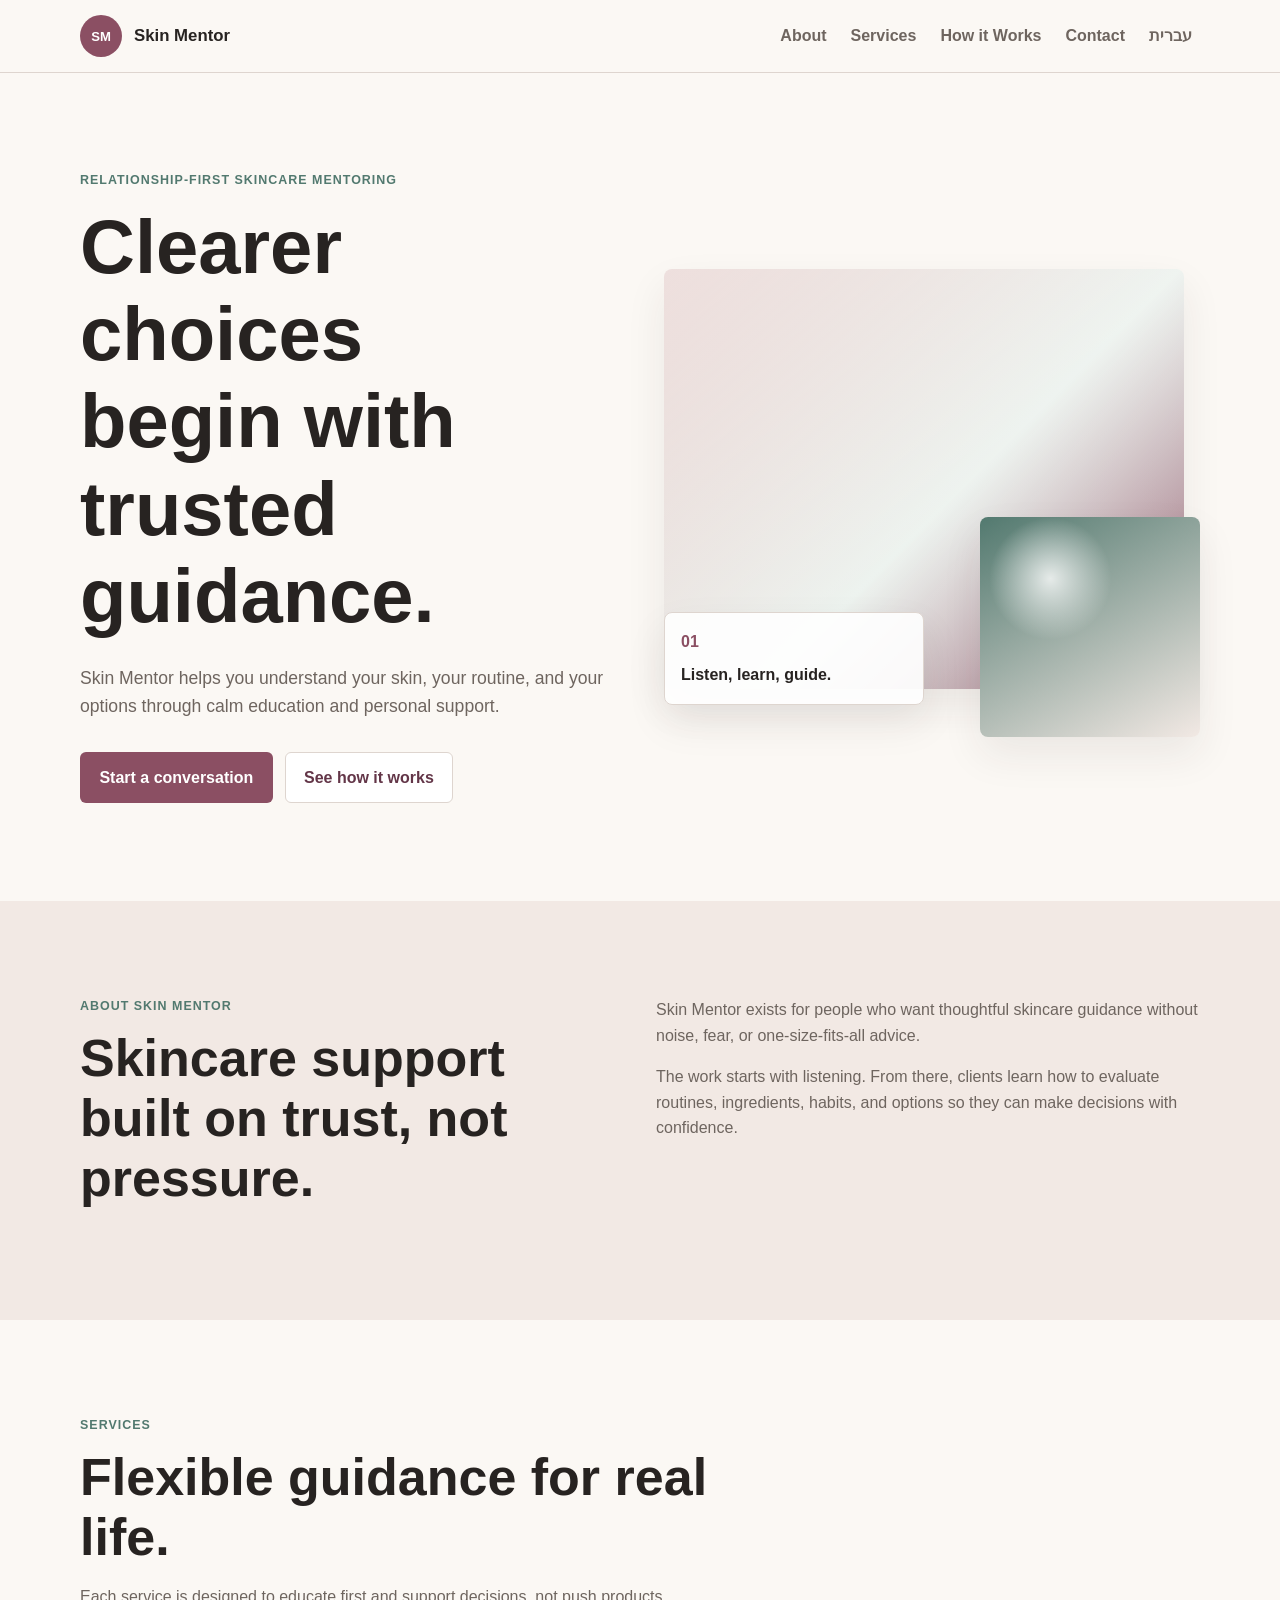
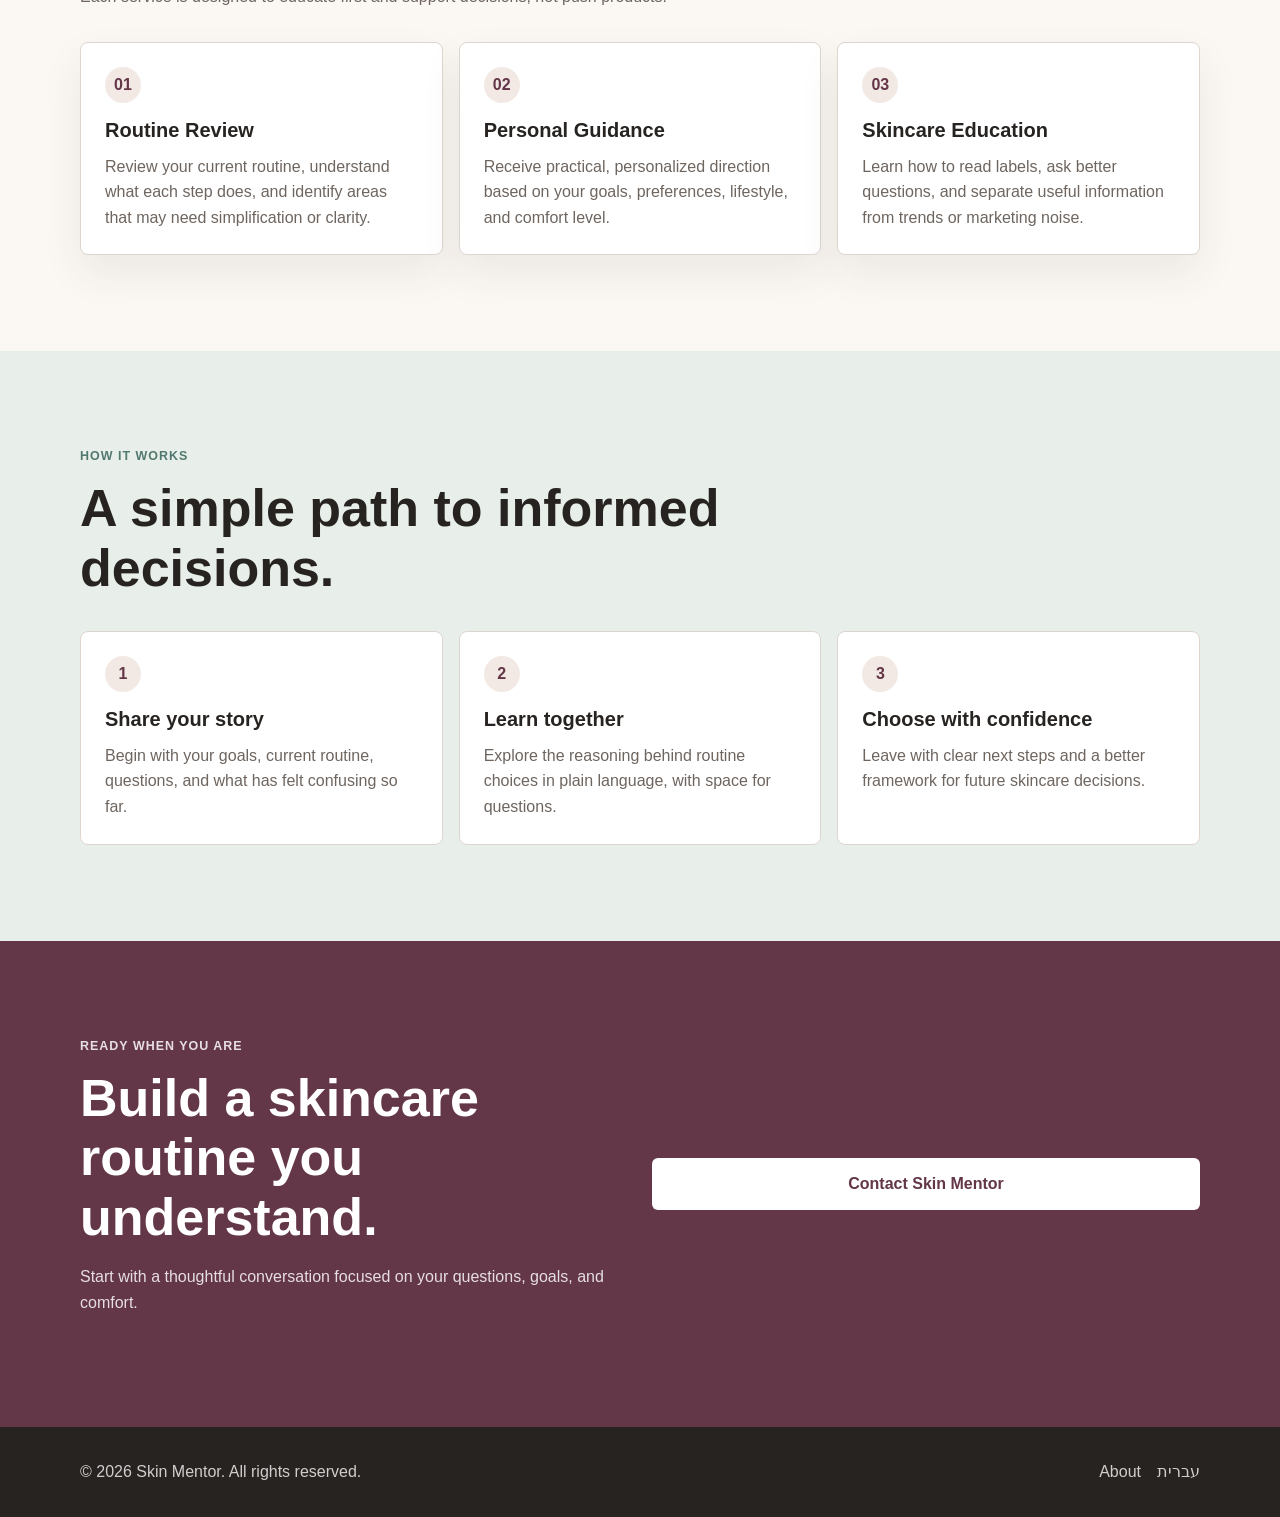
<file: index.html>
<!DOCTYPE html>
<html lang="en">
<head>
  <meta charset="UTF-8">
  <meta name="viewport" content="width=device-width, initial-scale=1.0">
  <meta name="description" content="Skin Mentor offers relationship-first skincare education and personalized guidance for informed decisions.">
  <title>Skin Mentor | Personalized Skincare Guidance</title>
  <link rel="stylesheet" href="css/style.css">
</head>
<body>
  <a class="skip-link" href="#main-content">Skip to main content</a>

  <header class="site-header" data-header>
    <div class="container header-inner">
      <a class="logo" href="index.html" aria-label="Skin Mentor home">
        <span class="logo-mark" aria-hidden="true">SM</span>
        <span class="logo-text">Skin Mentor</span>
      </a>

      <button class="nav-toggle" type="button" aria-expanded="false" aria-controls="site-navigation" data-nav-toggle>
        <span class="nav-toggle-line"></span>
        <span class="nav-toggle-line"></span>
        <span class="nav-toggle-line"></span>
        <span class="screen-reader-text">Toggle navigation</span>
      </button>

      <nav class="site-nav" id="site-navigation" aria-label="Primary navigation" data-site-nav>
        <a href="#about">About</a>
        <a href="#services">Services</a>
        <a href="#process">How it Works</a>
        <a href="#contact">Contact</a>
        <a href="he.html" lang="he" dir="rtl">עברית</a>
      </nav>
    </div>
  </header>

  <main id="main-content">
    <section class="hero section">
      <div class="container hero-grid">
        <div class="hero-content">
          <p class="eyebrow">Relationship-first skincare mentoring</p>
          <h1>Clearer choices begin with trusted guidance.</h1>
          <p class="hero-copy">
            Skin Mentor helps you understand your skin, your routine, and your options through calm education and personal support.
          </p>
          <div class="button-group">
            <a class="button button-primary" href="#contact">Start a conversation</a>
            <a class="button button-secondary" href="#process">See how it works</a>
          </div>
        </div>

        <div class="hero-visual" aria-label="Abstract skincare mentoring illustration">
          <div class="visual-panel visual-panel-large"></div>
          <div class="visual-panel visual-panel-small"></div>
          <div class="visual-note">
            <span>01</span>
            <p>Listen, learn, guide.</p>
          </div>
        </div>
      </div>
    </section>

    <section class="section section-soft" id="about">
      <div class="container two-column">
        <div>
          <p class="eyebrow">About Skin Mentor</p>
          <h2>Skincare support built on trust, not pressure.</h2>
        </div>
        <div class="stack">
          <p>
            Skin Mentor exists for people who want thoughtful skincare guidance without noise, fear, or one-size-fits-all advice.
          </p>
          <p>
            The work starts with listening. From there, clients learn how to evaluate routines, ingredients, habits, and options so they can make decisions with confidence.
          </p>
        </div>
      </div>
    </section>

    <section class="section" id="services">
      <div class="container">
        <div class="section-heading">
          <p class="eyebrow">Services</p>
          <h2>Flexible guidance for real life.</h2>
          <p>Each service is designed to educate first and support decisions, not push products.</p>
        </div>

        <div class="card-grid">
          <article class="card">
            <span class="card-number">01</span>
            <h3>Routine Review</h3>
            <p>Review your current routine, understand what each step does, and identify areas that may need simplification or clarity.</p>
          </article>

          <article class="card">
            <span class="card-number">02</span>
            <h3>Personal Guidance</h3>
            <p>Receive practical, personalized direction based on your goals, preferences, lifestyle, and comfort level.</p>
          </article>

          <article class="card">
            <span class="card-number">03</span>
            <h3>Skincare Education</h3>
            <p>Learn how to read labels, ask better questions, and separate useful information from trends or marketing noise.</p>
          </article>
        </div>
      </div>
    </section>

    <section class="section section-muted" id="process">
      <div class="container">
        <div class="section-heading">
          <p class="eyebrow">How it Works</p>
          <h2>A simple path to informed decisions.</h2>
        </div>

        <div class="steps">
          <article class="step">
            <span>1</span>
            <h3>Share your story</h3>
            <p>Begin with your goals, current routine, questions, and what has felt confusing so far.</p>
          </article>

          <article class="step">
            <span>2</span>
            <h3>Learn together</h3>
            <p>Explore the reasoning behind routine choices in plain language, with space for questions.</p>
          </article>

          <article class="step">
            <span>3</span>
            <h3>Choose with confidence</h3>
            <p>Leave with clear next steps and a better framework for future skincare decisions.</p>
          </article>
        </div>
      </div>
    </section>

    <section class="section cta-section" id="contact">
      <div class="container cta">
        <div>
          <p class="eyebrow">Ready when you are</p>
          <h2>Build a skincare routine you understand.</h2>
          <p>Start with a thoughtful conversation focused on your questions, goals, and comfort.</p>
        </div>
        <a class="button button-primary" href="mailto:hello@skinmentor.example">Contact Skin Mentor</a>
      </div>
    </section>
  </main>

  <footer class="site-footer">
    <div class="container footer-inner">
      <p>&copy; <span data-current-year></span> Skin Mentor. All rights reserved.</p>
      <div class="footer-links">
        <a href="#about">About</a>
        <a href="he.html" lang="he" dir="rtl">עברית</a>
      </div>
    </div>
  </footer>

  <script src="js/app.js"></script>
</body>
</html>
</file>
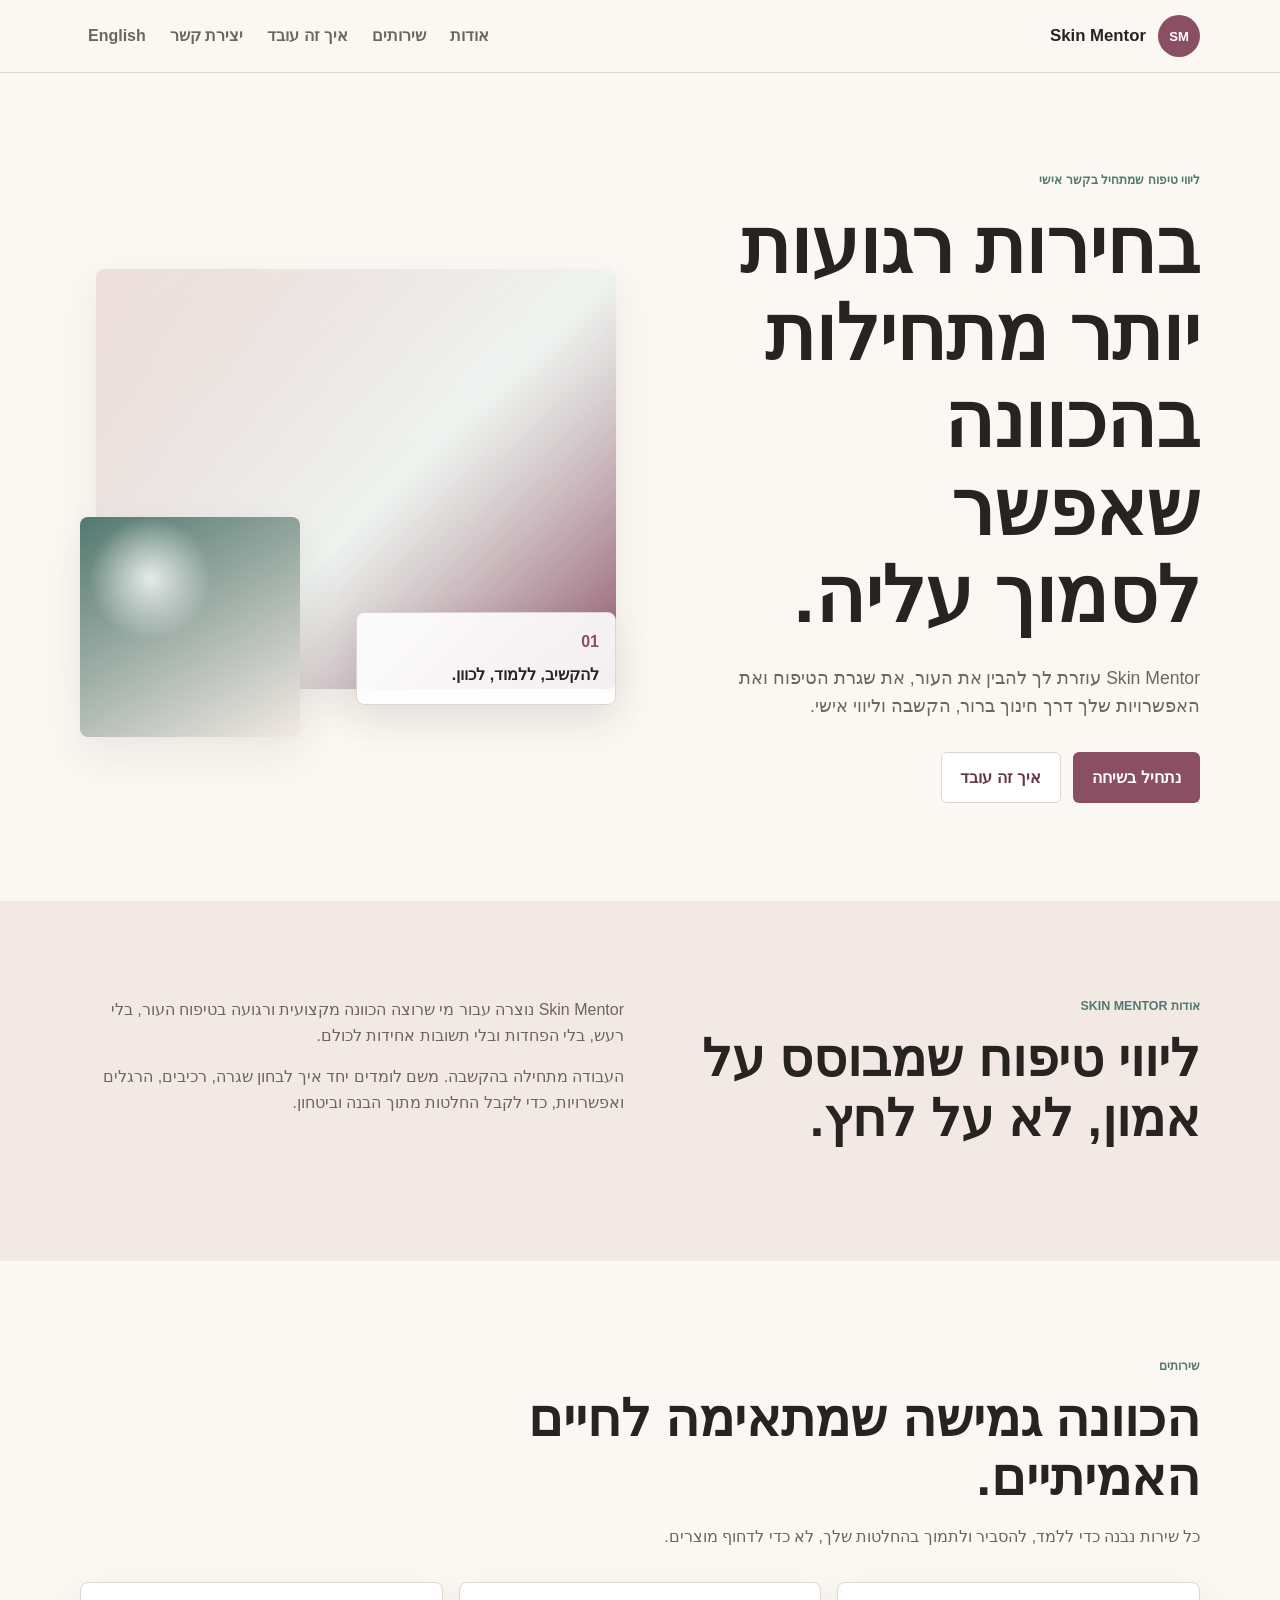
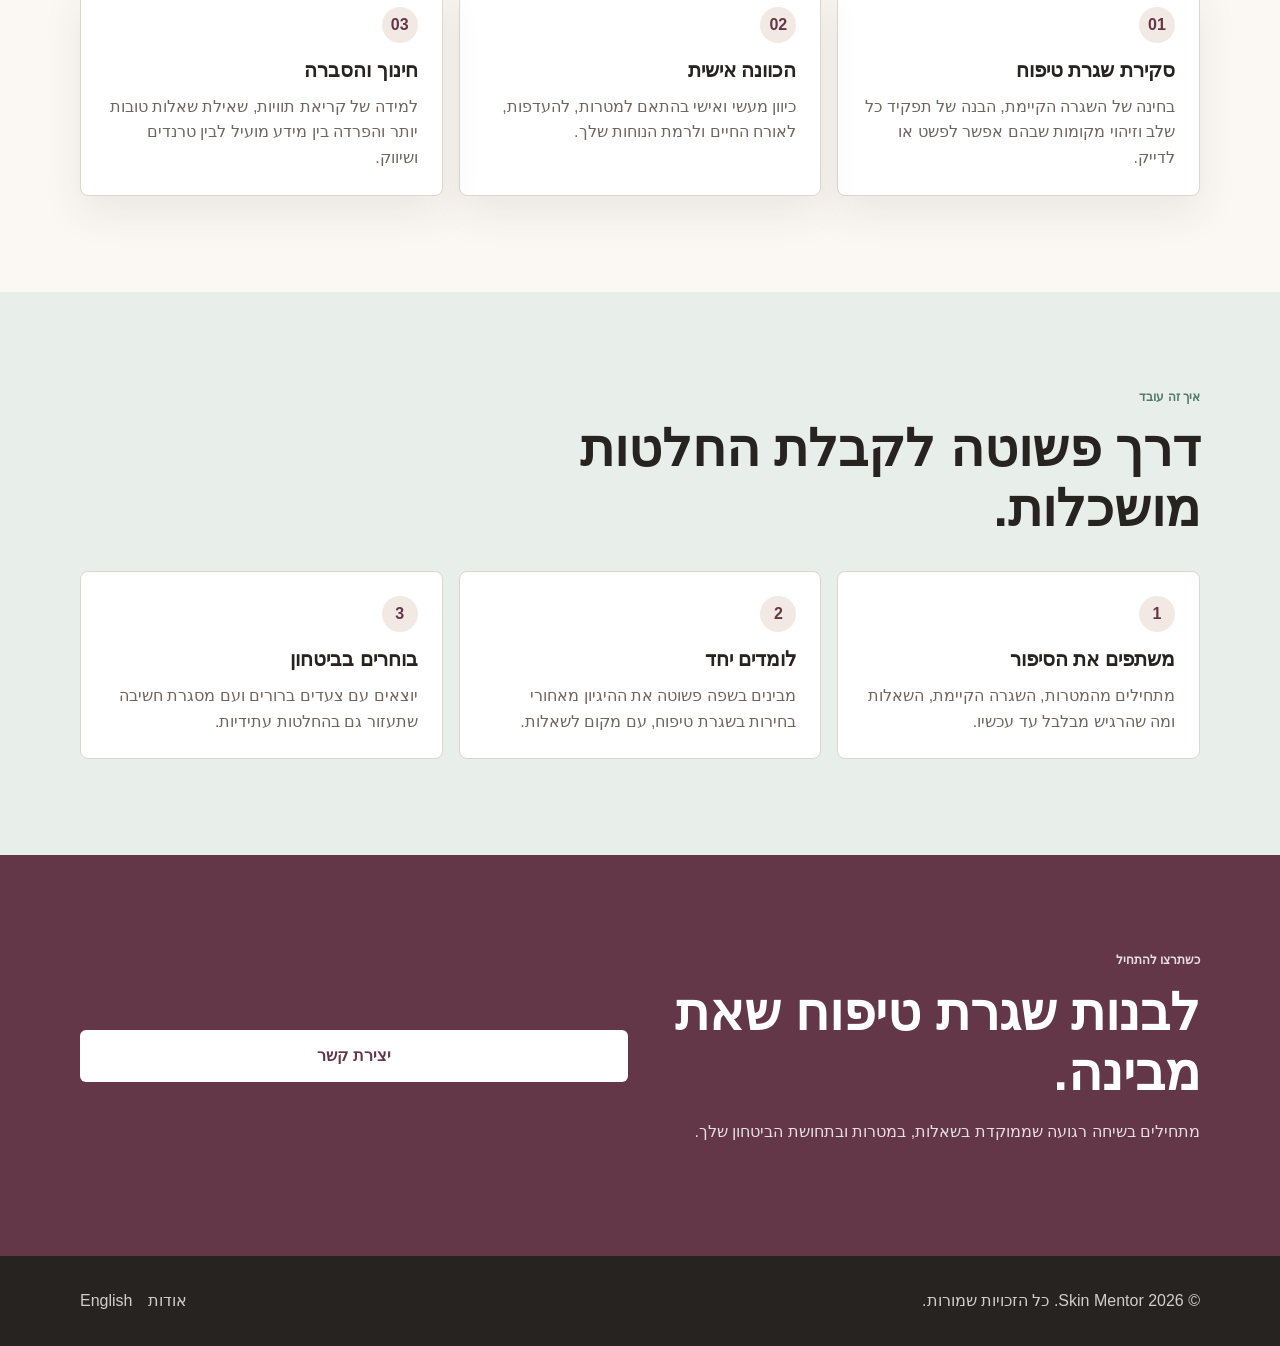
<file: he.html>
<!DOCTYPE html>
<html lang="he" dir="rtl">
<head>
  <meta charset="UTF-8">
  <meta name="viewport" content="width=device-width, initial-scale=1.0">
  <meta name="description" content="Skin Mentor מציעה ליווי אישי, חינוך והכוונה אמינה לקבלת החלטות מושכלות בתחום טיפוח העור.">
  <title>Skin Mentor | ליווי אישי לטיפוח העור</title>
  <link rel="stylesheet" href="css/style.css">
</head>
<body>
  <a class="skip-link" href="#main-content">דלגו לתוכן המרכזי</a>

  <header class="site-header" data-header>
    <div class="container header-inner">
      <a class="logo" href="he.html" aria-label="דף הבית של Skin Mentor">
        <span class="logo-mark" aria-hidden="true">SM</span>
        <span class="logo-text">Skin Mentor</span>
      </a>

      <button class="nav-toggle" type="button" aria-expanded="false" aria-controls="site-navigation" data-nav-toggle>
        <span class="nav-toggle-line"></span>
        <span class="nav-toggle-line"></span>
        <span class="nav-toggle-line"></span>
        <span class="screen-reader-text">פתיחה וסגירה של התפריט</span>
      </button>

      <nav class="site-nav" id="site-navigation" aria-label="ניווט ראשי" data-site-nav>
        <a href="#about">אודות</a>
        <a href="#services">שירותים</a>
        <a href="#process">איך זה עובד</a>
        <a href="#contact">יצירת קשר</a>
        <a href="index.html" lang="en" dir="ltr">English</a>
      </nav>
    </div>
  </header>

  <main id="main-content">
    <section class="hero section">
      <div class="container hero-grid">
        <div class="hero-content">
          <p class="eyebrow">ליווי טיפוח שמתחיל בקשר אישי</p>
          <h1>בחירות רגועות יותר מתחילות בהכוונה שאפשר לסמוך עליה.</h1>
          <p class="hero-copy">
            Skin Mentor עוזרת לך להבין את העור, את שגרת הטיפוח ואת האפשרויות שלך דרך חינוך ברור, הקשבה וליווי אישי.
          </p>
          <div class="button-group">
            <a class="button button-primary" href="#contact">נתחיל בשיחה</a>
            <a class="button button-secondary" href="#process">איך זה עובד</a>
          </div>
        </div>

        <div class="hero-visual" aria-label="איור מופשט של ליווי בתחום טיפוח העור">
          <div class="visual-panel visual-panel-large"></div>
          <div class="visual-panel visual-panel-small"></div>
          <div class="visual-note">
            <span>01</span>
            <p>להקשיב, ללמוד, לכוון.</p>
          </div>
        </div>
      </div>
    </section>

    <section class="section section-soft" id="about">
      <div class="container two-column">
        <div>
          <p class="eyebrow">אודות Skin Mentor</p>
          <h2>ליווי טיפוח שמבוסס על אמון, לא על לחץ.</h2>
        </div>
        <div class="stack">
          <p>
            Skin Mentor נוצרה עבור מי שרוצה הכוונה מקצועית ורגועה בטיפוח העור, בלי רעש, בלי הפחדות ובלי תשובות אחידות לכולם.
          </p>
          <p>
            העבודה מתחילה בהקשבה. משם לומדים יחד איך לבחון שגרה, רכיבים, הרגלים ואפשרויות, כדי לקבל החלטות מתוך הבנה וביטחון.
          </p>
        </div>
      </div>
    </section>

    <section class="section" id="services">
      <div class="container">
        <div class="section-heading">
          <p class="eyebrow">שירותים</p>
          <h2>הכוונה גמישה שמתאימה לחיים האמיתיים.</h2>
          <p>כל שירות נבנה כדי ללמד, להסביר ולתמוך בהחלטות שלך, לא כדי לדחוף מוצרים.</p>
        </div>

        <div class="card-grid">
          <article class="card">
            <span class="card-number">01</span>
            <h3>סקירת שגרת טיפוח</h3>
            <p>בחינה של השגרה הקיימת, הבנה של תפקיד כל שלב וזיהוי מקומות שבהם אפשר לפשט או לדייק.</p>
          </article>

          <article class="card">
            <span class="card-number">02</span>
            <h3>הכוונה אישית</h3>
            <p>כיוון מעשי ואישי בהתאם למטרות, להעדפות, לאורח החיים ולרמת הנוחות שלך.</p>
          </article>

          <article class="card">
            <span class="card-number">03</span>
            <h3>חינוך והסברה</h3>
            <p>למידה של קריאת תוויות, שאילת שאלות טובות יותר והפרדה בין מידע מועיל לבין טרנדים ושיווק.</p>
          </article>
        </div>
      </div>
    </section>

    <section class="section section-muted" id="process">
      <div class="container">
        <div class="section-heading">
          <p class="eyebrow">איך זה עובד</p>
          <h2>דרך פשוטה לקבלת החלטות מושכלות.</h2>
        </div>

        <div class="steps">
          <article class="step">
            <span>1</span>
            <h3>משתפים את הסיפור</h3>
            <p>מתחילים מהמטרות, השגרה הקיימת, השאלות ומה שהרגיש מבלבל עד עכשיו.</p>
          </article>

          <article class="step">
            <span>2</span>
            <h3>לומדים יחד</h3>
            <p>מבינים בשפה פשוטה את ההיגיון מאחורי בחירות בשגרת טיפוח, עם מקום לשאלות.</p>
          </article>

          <article class="step">
            <span>3</span>
            <h3>בוחרים בביטחון</h3>
            <p>יוצאים עם צעדים ברורים ועם מסגרת חשיבה שתעזור גם בהחלטות עתידיות.</p>
          </article>
        </div>
      </div>
    </section>

    <section class="section cta-section" id="contact">
      <div class="container cta">
        <div>
          <p class="eyebrow">כשתרצו להתחיל</p>
          <h2>לבנות שגרת טיפוח שאת מבינה.</h2>
          <p>מתחילים בשיחה רגועה שממוקדת בשאלות, במטרות ובתחושת הביטחון שלך.</p>
        </div>
        <a class="button button-primary" href="mailto:hello@skinmentor.example">יצירת קשר</a>
      </div>
    </section>
  </main>

  <footer class="site-footer">
    <div class="container footer-inner">
      <p>&copy; <span data-current-year></span> Skin Mentor. כל הזכויות שמורות.</p>
      <div class="footer-links">
        <a href="#about">אודות</a>
        <a href="index.html" lang="en" dir="ltr">English</a>
      </div>
    </div>
  </footer>

  <script src="js/app.js"></script>
</body>
</html>
</file>
<file: css/style.css>
/* Skin Mentor starter stylesheet
   Mobile-first, framework-free, and organized for future sprints. */

:root {
  --color-ink: #272321;
  --color-muted: #6e655f;
  --color-background: #fbf8f4;
  --color-surface: #ffffff;
  --color-soft: #f2e9e4;
  --color-muted-band: #e8efea;
  --color-primary: #8b4f63;
  --color-primary-dark: #633648;
  --color-accent: #52796f;
  --color-border: #ded5cf;
  --shadow-soft: 0 18px 40px rgba(54, 42, 37, 0.08);
  --font-base: Arial, Helvetica, sans-serif;
  --container-width: 1120px;
  --radius-small: 6px;
  --radius-medium: 8px;
  --space-xs: 0.5rem;
  --space-sm: 0.75rem;
  --space-md: 1rem;
  --space-lg: 1.5rem;
  --space-xl: 2rem;
  --space-2xl: 3rem;
  --space-3xl: 4.5rem;
}

*,
*::before,
*::after {
  box-sizing: border-box;
}

html {
  scroll-behavior: smooth;
}

body {
  margin: 0;
  background: var(--color-background);
  color: var(--color-ink);
  font-family: var(--font-base);
  font-size: 16px;
  line-height: 1.6;
}

img {
  display: block;
  max-width: 100%;
}

a {
  color: inherit;
  text-decoration: none;
}

a:hover,
a:focus-visible {
  color: var(--color-primary);
}

h1,
h2,
h3,
p {
  margin-top: 0;
}

h1,
h2,
h3 {
  line-height: 1.15;
}

h1 {
  max-width: 11ch;
  font-size: clamp(2.5rem, 12vw, 4.75rem);
  margin-bottom: var(--space-lg);
}

h2 {
  font-size: clamp(2rem, 8vw, 3.25rem);
  margin-bottom: var(--space-md);
}

h3 {
  font-size: 1.25rem;
  margin-bottom: var(--space-sm);
}

p {
  color: var(--color-muted);
}

/* Layout helpers */
.container {
  width: min(100% - 2rem, var(--container-width));
  margin-inline: auto;
}

.section {
  padding-block: var(--space-3xl);
}

.section-soft {
  background: var(--color-soft);
}

.section-muted {
  background: var(--color-muted-band);
}

.stack > * + * {
  margin-top: var(--space-md);
}

.section-heading {
  max-width: 680px;
  margin-bottom: var(--space-xl);
}

.eyebrow {
  margin-bottom: var(--space-sm);
  color: var(--color-accent);
  font-size: 0.78rem;
  font-weight: 700;
  letter-spacing: 0.08em;
  text-transform: uppercase;
}

[dir="rtl"] .eyebrow {
  letter-spacing: 0;
}

.skip-link {
  position: absolute;
  top: var(--space-sm);
  left: var(--space-sm);
  z-index: 20;
  transform: translateY(-150%);
  background: var(--color-ink);
  color: var(--color-surface);
  padding: var(--space-sm) var(--space-md);
  border-radius: var(--radius-small);
}

.skip-link:focus {
  transform: translateY(0);
}

.screen-reader-text {
  position: absolute;
  width: 1px;
  height: 1px;
  padding: 0;
  margin: -1px;
  overflow: hidden;
  clip: rect(0, 0, 0, 0);
  white-space: nowrap;
  border: 0;
}

/* Header and navigation */
.site-header {
  position: sticky;
  top: 0;
  z-index: 10;
  background: rgba(251, 248, 244, 0.94);
  border-bottom: 1px solid var(--color-border);
  backdrop-filter: blur(14px);
}

.header-inner {
  display: flex;
  align-items: center;
  justify-content: space-between;
  min-height: 72px;
  gap: var(--space-md);
}

.logo {
  display: inline-flex;
  align-items: center;
  gap: var(--space-sm);
  font-weight: 700;
}

.logo-mark {
  display: grid;
  place-items: center;
  width: 42px;
  height: 42px;
  border-radius: 50%;
  background: var(--color-primary);
  color: var(--color-surface);
  font-size: 0.82rem;
}

.logo-text {
  font-size: 1.05rem;
}

.nav-toggle {
  display: inline-flex;
  flex-direction: column;
  justify-content: center;
  width: 44px;
  height: 44px;
  padding: 0;
  border: 1px solid var(--color-border);
  border-radius: var(--radius-small);
  background: var(--color-surface);
  cursor: pointer;
  gap: 5px;
}

.nav-toggle-line {
  display: block;
  width: 20px;
  height: 2px;
  margin-inline: auto;
  background: var(--color-ink);
}

.site-nav {
  position: absolute;
  top: 72px;
  left: 1rem;
  right: 1rem;
  display: none;
  flex-direction: column;
  gap: var(--space-xs);
  padding: var(--space-md);
  background: var(--color-surface);
  border: 1px solid var(--color-border);
  border-radius: var(--radius-medium);
  box-shadow: var(--shadow-soft);
}

.site-nav.is-open {
  display: flex;
}

.site-nav a {
  padding: var(--space-sm);
  border-radius: var(--radius-small);
  color: var(--color-muted);
  font-weight: 700;
}

.site-nav a:hover,
.site-nav a:focus-visible {
  background: var(--color-soft);
  color: var(--color-primary-dark);
}

/* Buttons */
.button-group {
  display: flex;
  flex-wrap: wrap;
  gap: var(--space-sm);
}

.button {
  display: inline-flex;
  align-items: center;
  justify-content: center;
  min-height: 46px;
  padding: 0.75rem 1.15rem;
  border: 1px solid transparent;
  border-radius: var(--radius-small);
  font-weight: 700;
  transition: background 160ms ease, border-color 160ms ease, color 160ms ease, transform 160ms ease;
}

.button:hover,
.button:focus-visible {
  transform: translateY(-1px);
}

.button-primary {
  background: var(--color-primary);
  color: var(--color-surface);
}

.button-primary:hover,
.button-primary:focus-visible {
  background: var(--color-primary-dark);
  color: var(--color-surface);
}

.button-secondary {
  background: var(--color-surface);
  border-color: var(--color-border);
  color: var(--color-primary-dark);
}

/* Hero */
.hero {
  min-height: calc(100vh - 72px);
  display: grid;
  align-items: center;
}

.hero-grid {
  display: grid;
  gap: var(--space-2xl);
}

.hero-copy {
  max-width: 560px;
  margin-bottom: var(--space-xl);
  font-size: 1.1rem;
}

.hero-visual {
  position: relative;
  min-height: 360px;
  isolation: isolate;
}

.visual-panel {
  position: absolute;
  border-radius: var(--radius-medium);
  box-shadow: var(--shadow-soft);
}

.visual-panel-large {
  inset: 2rem 1rem 3rem 0;
  background:
    linear-gradient(145deg, rgba(255, 255, 255, 0.55), rgba(255, 255, 255, 0)),
    linear-gradient(135deg, #d9b9b5, #e8efea 55%, #8b4f63);
}

.visual-panel-small {
  right: 0;
  bottom: 0;
  width: min(52%, 220px);
  aspect-ratio: 1;
  background:
    radial-gradient(circle at 32% 28%, rgba(255, 255, 255, 0.8), rgba(255, 255, 255, 0) 28%),
    linear-gradient(150deg, #52796f, #f2e9e4);
}

[dir="rtl"] .visual-panel-large {
  inset: 2rem 0 3rem 1rem;
}

[dir="rtl"] .visual-panel-small {
  right: auto;
  left: 0;
}

.visual-note {
  position: absolute;
  left: 0;
  bottom: var(--space-xl);
  width: min(70%, 260px);
  padding: var(--space-md);
  background: rgba(255, 255, 255, 0.9);
  border: 1px solid var(--color-border);
  border-radius: var(--radius-medium);
  box-shadow: var(--shadow-soft);
}

[dir="rtl"] .visual-note {
  left: auto;
  right: 0;
}

.visual-note span {
  display: inline-block;
  margin-bottom: var(--space-xs);
  color: var(--color-primary);
  font-weight: 700;
}

.visual-note p {
  margin-bottom: 0;
  color: var(--color-ink);
  font-weight: 700;
}

/* Content patterns */
.two-column {
  display: grid;
  gap: var(--space-xl);
}

.card-grid,
.steps {
  display: grid;
  gap: var(--space-md);
}

.card,
.step {
  background: var(--color-surface);
  border: 1px solid var(--color-border);
  border-radius: var(--radius-medium);
  padding: var(--space-lg);
}

.card {
  box-shadow: var(--shadow-soft);
}

.card-number,
.step span {
  display: inline-flex;
  align-items: center;
  justify-content: center;
  width: 36px;
  height: 36px;
  margin-bottom: var(--space-md);
  border-radius: 50%;
  background: var(--color-soft);
  color: var(--color-primary-dark);
  font-weight: 700;
}

.card p,
.step p {
  margin-bottom: 0;
}

.cta-section {
  background: var(--color-primary-dark);
  color: var(--color-surface);
}

.cta {
  display: grid;
  gap: var(--space-lg);
  align-items: center;
}

.cta h2,
.cta p,
.cta .eyebrow {
  color: var(--color-surface);
}

.cta p {
  max-width: 620px;
  opacity: 0.84;
}

.cta .button-primary {
  background: var(--color-surface);
  color: var(--color-primary-dark);
}

.cta .button-primary:hover,
.cta .button-primary:focus-visible {
  background: var(--color-soft);
  color: var(--color-primary-dark);
}

/* Footer */
.site-footer {
  padding-block: var(--space-xl);
  background: var(--color-ink);
  color: var(--color-surface);
}

.footer-inner {
  display: flex;
  flex-direction: column;
  gap: var(--space-md);
}

.site-footer p {
  margin-bottom: 0;
  color: rgba(255, 255, 255, 0.78);
}

.footer-links {
  display: flex;
  flex-wrap: wrap;
  gap: var(--space-md);
}

.footer-links a {
  color: rgba(255, 255, 255, 0.78);
}

.footer-links a:hover,
.footer-links a:focus-visible {
  color: var(--color-surface);
}

@media (min-width: 760px) {
  .nav-toggle {
    display: none;
  }

  .site-nav {
    position: static;
    display: flex;
    flex-direction: row;
    align-items: center;
    padding: 0;
    background: transparent;
    border: 0;
    box-shadow: none;
  }

  .site-nav a {
    padding: 0.35rem 0.5rem;
  }

  .hero-grid,
  .two-column,
  .cta {
    grid-template-columns: 1fr 1fr;
  }

  .hero-grid,
  .cta {
    align-items: center;
  }

  .card-grid,
  .steps {
    grid-template-columns: repeat(3, 1fr);
  }

  .footer-inner {
    flex-direction: row;
    align-items: center;
    justify-content: space-between;
  }
}

@media (min-width: 1040px) {
  .section {
    padding-block: 6rem;
  }

  .hero-visual {
    min-height: 500px;
  }
}
</file>
